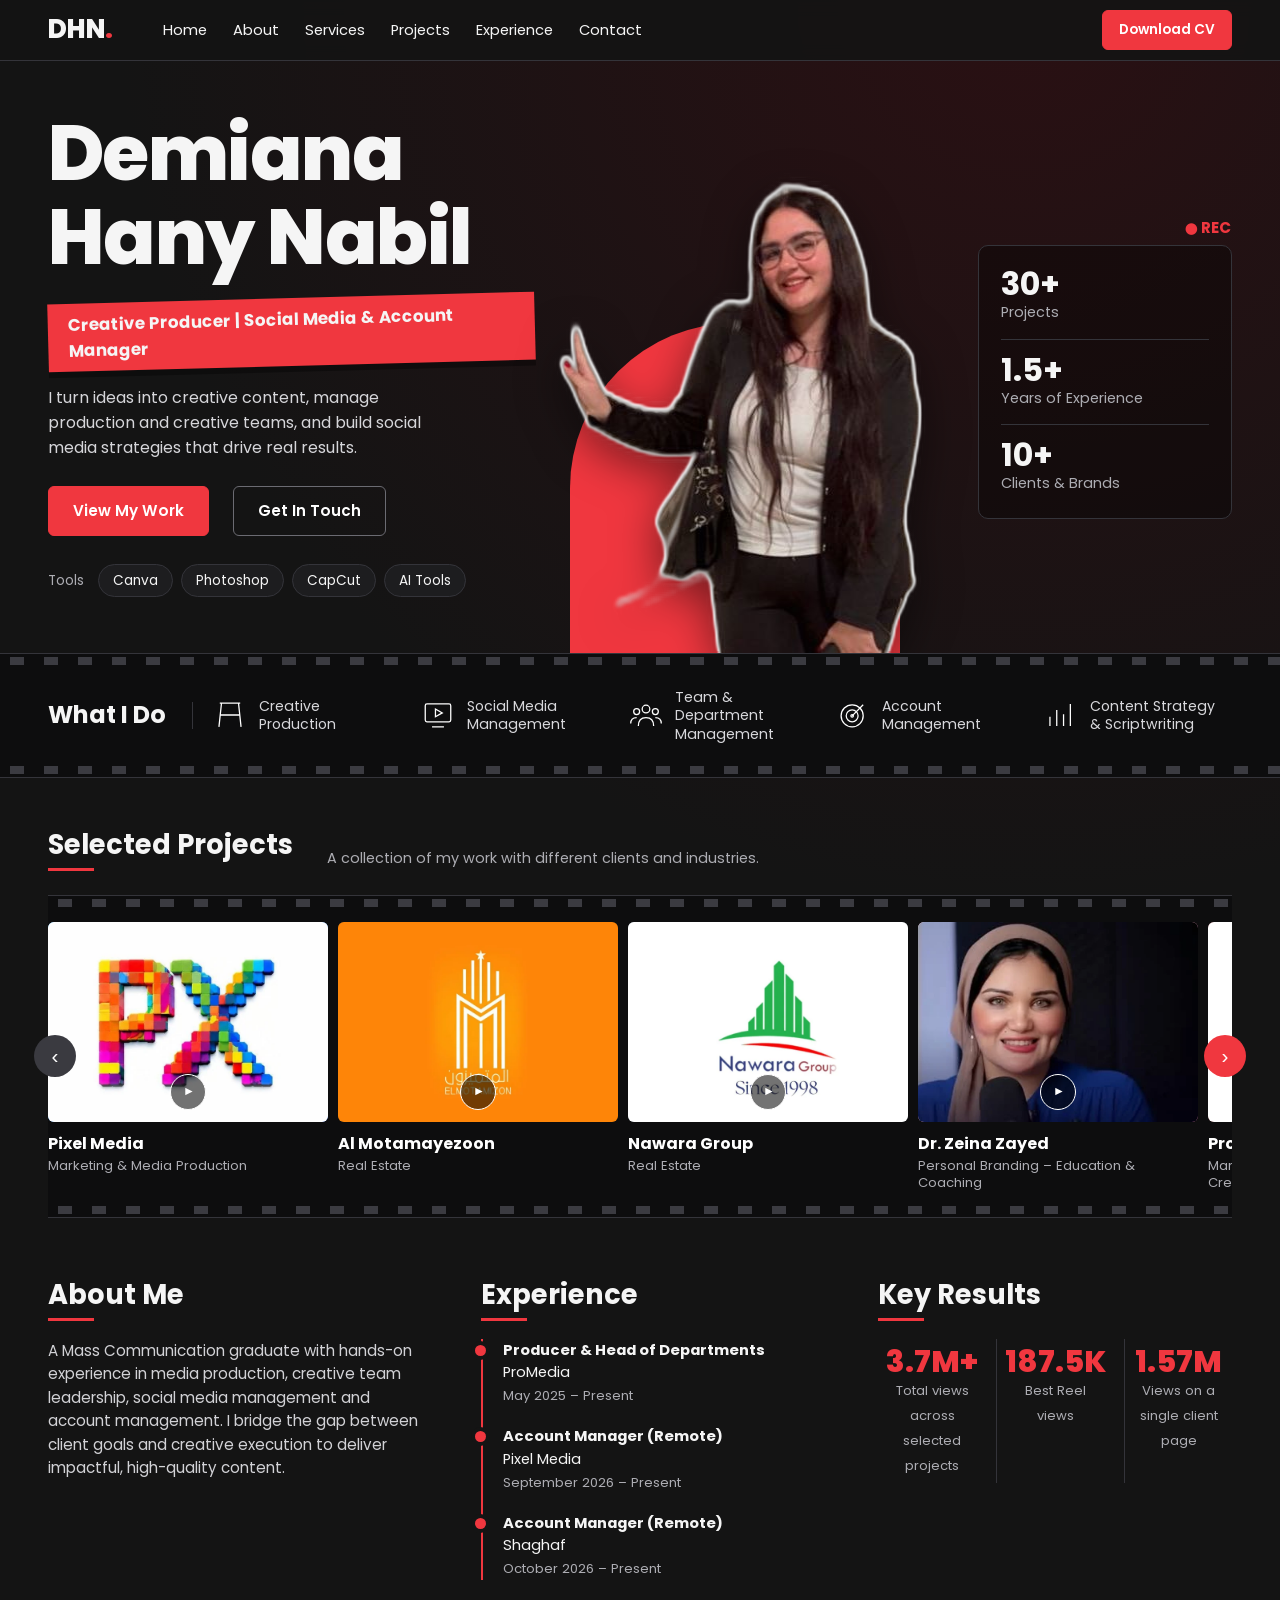
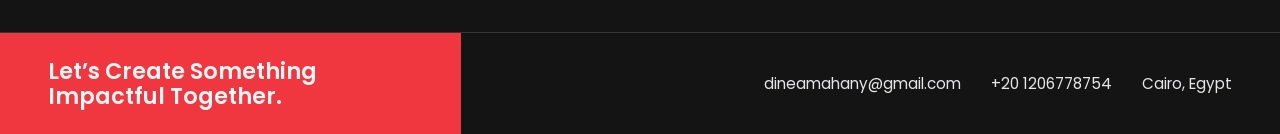
<file: index.html>
<!DOCTYPE html>
<html lang="en">
<head>
<meta charset="utf-8">
<meta name="viewport" content="width=device-width, initial-scale=1">
<title>Demiana Hany Nabil | Creative Producer, Social Media & Account Manager</title>
<meta name="description" content="Creative Producer, Social Media & Account Manager. Media production, creative team leadership and client account management.">
<link rel="preconnect" href="https://fonts.googleapis.com">
<link rel="preconnect" href="https://fonts.gstatic.com" crossorigin>
<link href="https://fonts.googleapis.com/css2?family=Poppins:wght@400;500;600;700;800&display=swap" rel="stylesheet">
<link rel="stylesheet" href="style.css">
</head>
<body>

<nav><div class="wrap">
 <a class="logo" href="#home" aria-label="Home">DHN<i>.</i></a>
 <ul><li><a href="#home">Home</a></li><li><a href="#about">About</a></li><li><a href="#services">Services</a></li><li><a href="#projects">Projects</a></li><li><a href="#experience">Experience</a></li><li><a href="#contact">Contact</a></li></ul>
 <a class="btn sm" href="Demiana_Hany_CV.pdf" download>Download CV</a>
</div></nav>

<header class="wrap hero" id="home">
 <div>
  <h1>Demiana<br>Hany Nabil</h1>
  <div class="role">Creative Producer | Social Media &amp; Account Manager</div>
  <p>I turn ideas into creative content, manage production and creative teams, and build social media strategies that drive real results.</p>
  <div class="cta"><a class="btn" href="#projects">View My Work</a><a class="btn ghost" href="#contact">Get In Touch</a></div>
  <div class="tools" aria-label="Tools I use"><span>Tools</span><i>Canva</i><i>Photoshop</i><i>CapCut</i><i>AI Tools</i></div>
 </div>
 <div class="portrait"><img src="assets/demiana.png" alt="Demiana Hany Nabil" width="386" height="478"></div>
 <aside class="stats" aria-label="Highlights">
  <span class="rec">&#9679; REC</span>
  <div><b>30+</b><span>Projects</span></div>
  <div><b>1.5+</b><span>Years of Experience</span></div>
  <div><b>10+</b><span>Clients &amp; Brands</span></div>
 </aside>
</header>

<div class="strip" id="services"><div class="wrap what">
 <h3>What I Do</h3>
 <ul style="display:contents">
  <li><svg viewBox="0 0 40 40"><path d="M8 6h24M10 6l-3 28M30 6l3 28M9 20h22"/></svg>Creative<br>Production</li>
  <li><svg viewBox="0 0 40 40"><rect x="5" y="7" width="30" height="21" rx="2"/><path d="M17 13l8 4.5-8 4.5zM13 34h14"/></svg>Social Media<br>Management</li>
  <li><svg viewBox="0 0 40 40"><circle cx="20" cy="13" r="4.5"/><circle cx="9" cy="16" r="3.5"/><circle cx="31" cy="16" r="3.5"/><path d="M11 33c0-7 4-10 9-10s9 3 9 10M2 30c0-5 3-7 7-7M38 30c0-5-3-7-7-7"/></svg>Team &amp; Department<br>Management</li>
  <li><svg viewBox="0 0 40 40"><circle cx="19" cy="21" r="13"/><circle cx="19" cy="21" r="7"/><circle cx="19" cy="21" r="1.5"/><path d="M19 21L32 8"/></svg>Account<br>Management</li>
  <li><svg viewBox="0 0 40 40"><path d="M7 33V22M15 33V14M23 33V19M31 33V7"/></svg>Content Strategy<br>&amp; Scriptwriting</li>
 </ul>
</div></div>

<section id="projects"><div class="wrap">
 <div class="head"><h2>Selected Projects</h2><p>A collection of my work with different clients and industries.</p></div>
 <div class="strip reel">
  <button class="arrow l" aria-label="Scroll left" data-dir="-1">&#8249;</button>
  <div class="track" id="track"></div>
  <button class="arrow r" aria-label="Scroll right" data-dir="1">&#8250;</button>
 </div>
</div></section>

<section id="about" style="padding-top:10px"><div class="wrap three">
 <div><h2>About Me</h2>
  <p>A Mass Communication graduate with hands-on experience in media production, creative team leadership, social media management and account management. I bridge the gap between client goals and creative execution to deliver impactful, high-quality content.</p></div>
 <div id="experience"><h2>Experience</h2>
  <ul class="tl">
   <li><b>Producer &amp; Head of Departments</b>ProMedia<br><span>May 2025 – Present</span></li>
   <li><b>Account Manager (Remote)</b>Pixel Media<br><span>September 2026 – Present</span></li>
   <li><b>Account Manager (Remote)</b>Shaghaf<br><span>October 2026 – Present</span></li>
  </ul></div>
 <div><h2>Key Results</h2>
  <div class="res">
   <div><b>3.7M+</b><span>Total views across selected projects</span></div>
   <div><b>187.5K</b><span>Best Reel views</span></div>
   <div><b>1.57M</b><span>Views on a single client page</span></div>
  </div></div>
</div></section>

<footer class="contact" id="contact"><div class="wrap">
 <h3>Let’s Create Something Impactful Together.</h3>
 <div class="info">
  <a href="mailto:dineamahany@gmail.com">dineamahany@gmail.com</a>
  <a href="tel:+201206778754">+20 1206778754</a>
  <span>Cairo, Egypt</span>
 </div>
</div></footer>

<script src="data.js"></script>
<script>
document.getElementById("track").innerHTML=PROJECTS.map(p=>`<a class="sr" href="project.html?id=${p.id}"><span class="tile ${p.cls}"${tst(p)}>${vis(p)}<span class="play">&#9654;</span></span><b>${p.name}</b><em>${p.cat}</em></a>`).join("");
document.querySelectorAll(".arrow").forEach(b=>b.onclick=()=>document.getElementById("track").scrollBy({left:b.dataset.dir*600,behavior:"smooth"}));
</script>
</body>
</html>
</file>
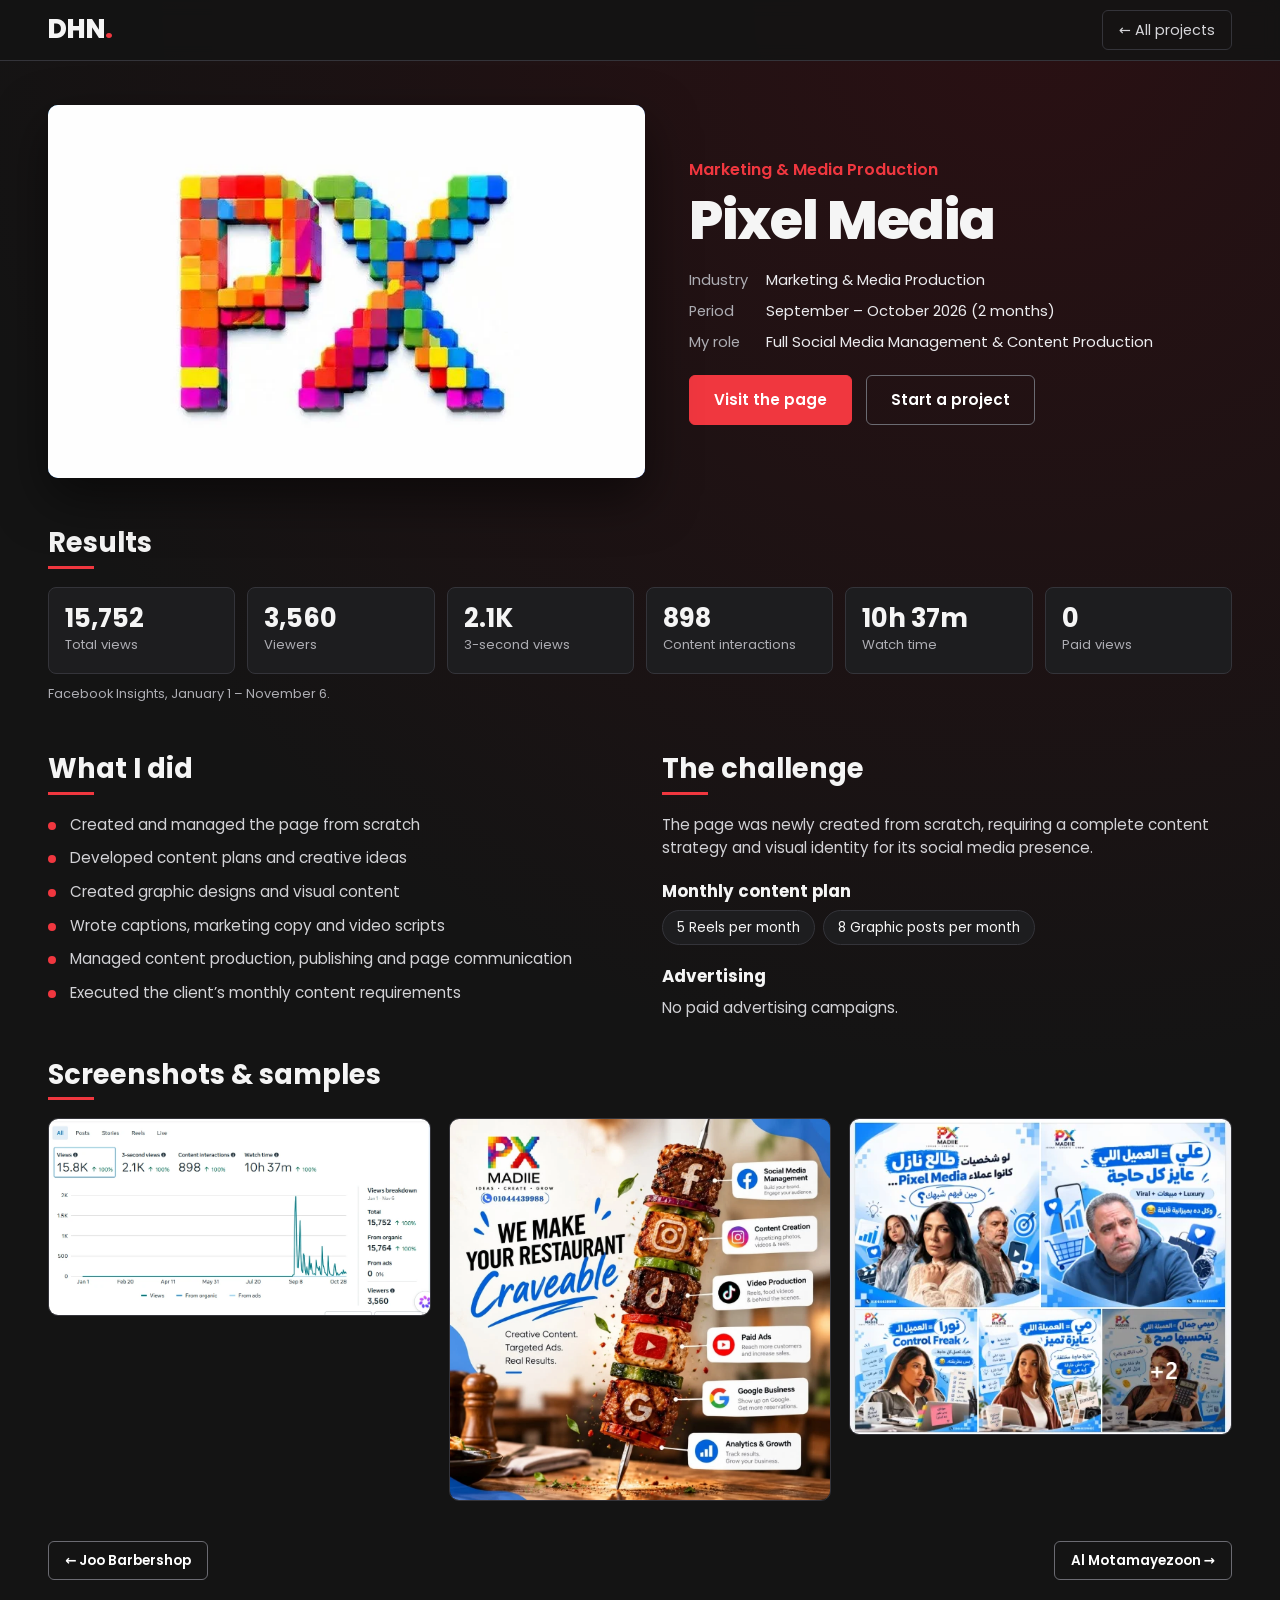
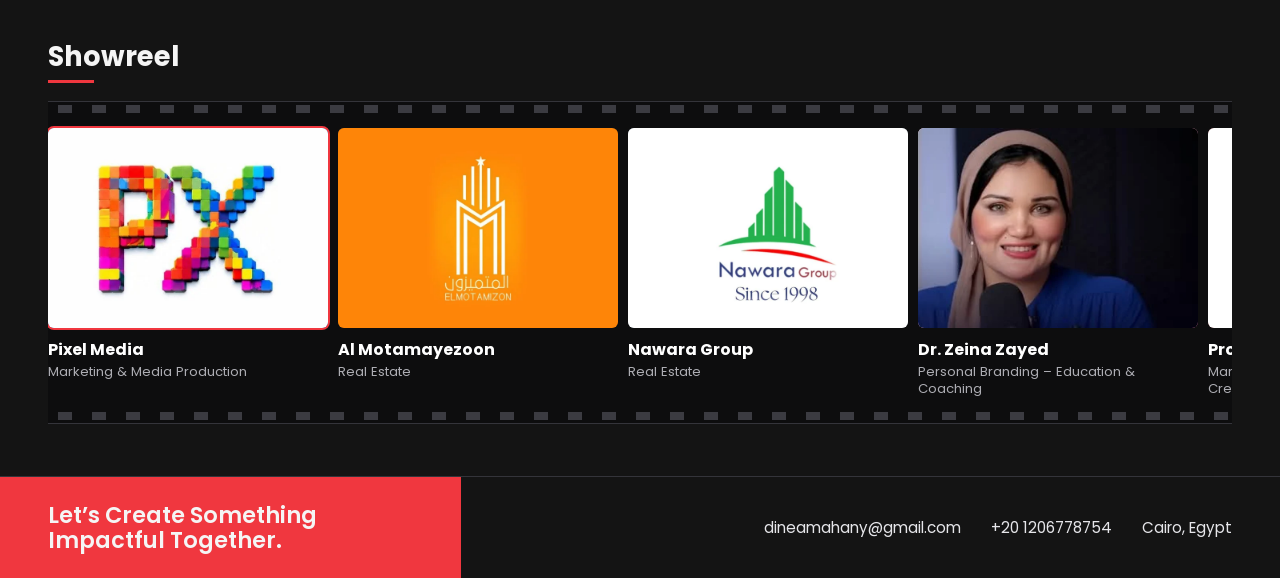
<file: project.html>
<!DOCTYPE html>
<html lang="en">
<head>
<meta charset="utf-8">
<meta name="viewport" content="width=device-width, initial-scale=1">
<title>Project | Demiana Hany Nabil</title>
<link rel="preconnect" href="https://fonts.googleapis.com">
<link rel="preconnect" href="https://fonts.gstatic.com" crossorigin>
<link href="https://fonts.googleapis.com/css2?family=Poppins:wght@400;500;600;700;800&display=swap" rel="stylesheet">
<link rel="stylesheet" href="style.css">
</head>
<body>
<nav><div class="wrap ptop">
 <a class="logo" href="index.html" aria-label="Home">DHN<i>.</i></a>
 <a class="back" href="index.html#projects">&#8592; All projects</a>
</div></nav>

<main class="wrap" id="page"></main>

<footer class="contact" id="contact"><div class="wrap">
 <h3>Let’s Create Something Impactful Together.</h3>
 <div class="info">
  <a href="mailto:dineamahany@gmail.com">dineamahany@gmail.com</a>
  <a href="tel:+201206778754">+20 1206778754</a>
  <span>Cairo, Egypt</span>
 </div>
</div></footer>

<div class="lb" id="lb" role="dialog" aria-label="Screenshot"><img alt=""></div>

<script src="data.js"></script>
<script>
const id=new URLSearchParams(location.search).get("id");
let i=PROJECTS.findIndex(p=>p.id===id);if(i<0)i=0;
const p=PROJECTS[i],prev=PROJECTS[(i+PROJECTS.length-1)%PROJECTS.length],next=PROJECTS[(i+1)%PROJECTS.length];
document.title=p.name+" | Demiana Hany Nabil";

const meta=[["Industry",p.cat],["Period",p.period],["My role",p.role]].filter(r=>r[1]).map(r=>`<dt>${r[0]}</dt><dd>${r[1]}</dd>`).join("");
const list=a=>`<ul>${a.map(x=>`<li>${x}</li>`).join("")}</ul>`;
const chips=(a,t)=>a.length?`<h3 class="sub">${t}</h3><div class="chips">${a.map(x=>`<span>${x}</span>`).join("")}</div>`:"";

document.getElementById("page").innerHTML=`
<section class="phero">
 <div class="cover ${p.cls}"${tst(p)}>${vis(p)}</div>
 <div>
  <div class="cat">${p.cat}</div>
  <h1>${p.name}</h1>
  <dl class="meta">${meta}</dl>
  ${p.url?`<a class="btn" href="${p.url}" target="_blank" rel="noopener">Visit the page</a>`:""}
  <a class="btn ghost" href="#contact">Start a project</a>
 </div>
</section>

<section style="padding:20px 0 10px">
 <h2>Results</h2>
 <div class="kv">${p.stats.map(s=>`<div><b>${s[0]}</b><span>${s[1]}</span></div>`).join("")}</div>
 ${p.note?`<p class="note">${p.note}</p>`:""}
</section>

<section style="padding:30px 0 10px">
 <div class="two">
  <div><h2>What I did</h2>${list(p.did)}</div>
  <div>
   ${p.challenge?`<h2>The challenge</h2><p>${p.challenge}</p>`:""}
   ${chips(p.plan,"Monthly content plan")}
   ${chips(p.reels.map(r=>`<b>${r}</b> views`),"Selected Reels performance")}
   ${p.ads?`<h3 class="sub">Advertising</h3><p>${p.ads}</p>`:""}
  </div>
 </div>
</section>

<section style="padding:30px 0 10px">
 <h2>Screenshots &amp; samples</h2>
 <div class="gal">${p.imgs.map((s,n)=>`<button data-src="${s}" aria-label="Enlarge screenshot ${n+1}"><img src="${s}" alt="${p.name} screenshot ${n+1}" loading="lazy"></button>`).join("")}</div>
 <div class="pn">
  <a class="btn ghost sm" href="project.html?id=${prev.id}">&#8592; ${prev.name}</a>
  <a class="btn ghost sm" href="project.html?id=${next.id}">${next.name} &#8594;</a>
 </div>
</section>

<section>
 <h2>Showreel</h2>
 <div class="strip"><div class="track">${PROJECTS.map(q=>`<a class="sr" href="project.html?id=${q.id}" aria-current="${q.id===p.id}"><span class="tile ${q.cls}"${tst(q)}>${vis(q)}</span><b>${q.name}</b><em>${q.cat}</em></a>`).join("")}</div></div>
</section>`;

const lb=document.getElementById("lb"),lbi=lb.querySelector("img");
document.querySelectorAll(".gal button").forEach(b=>b.onclick=()=>{lbi.src=b.dataset.src;lb.classList.add("open")});
lb.onclick=()=>lb.classList.remove("open");
document.addEventListener("keydown",e=>{if(e.key==="Escape")lb.classList.remove("open")});
</script>
</body>
</html>
</file>
<file: style.css>
:root{--bg:#141414;--panel:#1d1d1f;--line:#34343a;--red:#f0373f;--text:#f5f5f5;--mute:#adadb3}
*{box-sizing:border-box;margin:0;padding:0}
html{scroll-behavior:smooth;scroll-padding-top:70px}
body{background:radial-gradient(circle at 80% 0,#2a1013 0,transparent 45%),var(--bg);color:var(--text);font-family:Poppins,system-ui,sans-serif;line-height:1.55}
a{color:inherit;text-decoration:none}
:focus-visible{outline:2px solid var(--red);outline-offset:3px}
.wrap{max-width:1240px;margin:auto;padding:0 28px}
h1,h2,h3{line-height:1.1}
h2{font-size:1.7rem;font-weight:700;margin-bottom:18px}
h2::after{content:"";display:block;width:46px;height:3px;background:var(--red);margin-top:8px}

/* nav */
nav{position:sticky;top:0;z-index:20;background:rgba(20,20,20,.92);backdrop-filter:blur(8px);border-bottom:1px solid var(--line)}
nav .wrap{display:flex;align-items:center;gap:30px;height:60px}
.logo{font-weight:800;font-size:1.6rem}.logo i{color:var(--red);font-style:normal}
nav ul{display:flex;gap:26px;list-style:none;margin-left:20px;flex:1}
nav ul a{font-size:.92rem;padding:6px 0;border-bottom:2px solid transparent}
nav ul a:hover{border-color:var(--red)}
.btn{display:inline-flex;align-items:center;gap:8px;padding:12px 24px;border-radius:6px;font-weight:600;font-size:.95rem;border:1.5px solid var(--red);background:var(--red);color:#fff;cursor:pointer;font-family:inherit}
.btn.ghost{background:transparent;border-color:#6b6b72}
.btn.sm{padding:8px 16px;font-size:.85rem}
.btn:hover{filter:brightness(1.12)}

/* hero */
.hero{display:grid;grid-template-columns:1.15fr 1fr .6fr;align-items:end;gap:10px;padding-top:50px;min-height:560px}
.hero h1{font-size:clamp(2.8rem,6vw,5rem);font-weight:800;letter-spacing:-.02em}
.role{display:inline-block;background:var(--red);transform:rotate(-1.5deg);padding:8px 20px;margin:18px 0 20px;font-weight:700;font-size:1.05rem;box-shadow:0 6px 0 rgba(0,0,0,.35)}
.hero p{color:#d6d6da;max-width:420px;margin-bottom:26px}
.hero .cta{display:flex;gap:14px;flex-wrap:wrap;margin-bottom:28px}
.tools{display:flex;flex-wrap:wrap;align-items:center;gap:8px;margin-bottom:56px}.tools span{color:var(--mute);font-size:.85rem;margin-right:6px}.tools i{font-style:normal;border:1px solid var(--line);border-radius:999px;padding:5px 14px;font-size:.85rem;background:var(--panel)}
.portrait{position:relative;align-self:end;display:flex;justify-content:center}
.portrait::before{content:"";position:absolute;width:78%;aspect-ratio:1;border-radius:50% 50% 0 0;background:var(--red);bottom:0;left:6%}
.portrait img{position:relative;width:100%;max-width:400px;filter:drop-shadow(2px 0 0 #fff) drop-shadow(-2px 0 0 #fff) drop-shadow(0 -2px 0 #fff) drop-shadow(0 14px 22px rgba(0,0,0,.5))}
.stats{align-self:center;border:1px solid var(--line);border-radius:10px;padding:8px 22px;background:rgba(0,0,0,.35);position:relative}
.stats .rec{position:absolute;top:-30px;right:0;font-weight:700;color:var(--red);font-size:.95rem}
.stats div{padding:14px 0;border-bottom:1px solid var(--line)}.stats div:last-child{border:0}
.stats b{display:block;font-size:2rem;font-weight:700;line-height:1}
.stats span{color:var(--mute);font-size:.9rem}

/* strips */
.strip{background:#0d0d0e;border-block:1px solid var(--line);position:relative}
.strip::before,.strip::after{content:"";display:block;height:14px;background:repeating-linear-gradient(90deg,transparent 0 10px,#3b3b41 10px 24px,transparent 24px 34px) 0 50%/100% 8px no-repeat}
.what{display:flex;align-items:center;gap:20px;flex-wrap:wrap;padding:20px 28px}
.what h3{font-size:1.5rem;padding-right:26px;border-right:1px solid var(--line)}
.what li{list-style:none;flex:1;min-width:150px;display:flex;align-items:center;gap:12px;font-size:.88rem;color:#d8d8dc;line-height:1.3}
.what svg{width:34px;height:34px;flex:none;stroke:#fff;fill:none;stroke-width:1.5}

section{padding:52px 0}
.head{display:flex;align-items:end;justify-content:space-between;gap:16px;margin-bottom:6px}
.head p{color:var(--mute);font-size:.9rem;flex:1;margin-left:18px;padding-bottom:20px}
.reel{position:relative;margin-top:6px}
.track{display:flex;gap:10px;overflow-x:auto;scroll-snap-type:x mandatory;padding:12px 8px;scrollbar-width:none}
.track::-webkit-scrollbar{display:none}
.arrow{position:absolute;top:50%;transform:translateY(-50%);z-index:3;width:42px;height:42px;border-radius:50%;border:0;background:#3a3a40;color:#fff;font-size:1.3rem;cursor:pointer}
.arrow.r{right:-14px;background:var(--red)}.arrow.l{left:-14px}
.tile{text-decoration:none;flex:0 0 170px;height:140px;scroll-snap-align:start;border-radius:6px;border:0;position:relative;display:grid;place-items:center;text-align:center;padding:10px;cursor:pointer;color:#fff;font-family:inherit;overflow:hidden;transition:transform .2s}
.tile:hover{transform:translateY(-4px)}
.tile .mark{font-weight:800;font-size:1.9rem;line-height:1.1;overflow-wrap:anywhere}
.tile .logo-img{max-width:72%;max-height:62%;object-fit:contain}
.tile .thumb,.cover .thumb{position:absolute;inset:0;width:100%;height:100%;object-fit:cover}
.cover .logo-img{max-width:56%;max-height:56%;object-fit:contain}
.tile small{display:block;font-weight:500;font-size:.72rem;opacity:.9;margin-top:4px}
.tile .play{color:#fff;position:absolute;bottom:12px;left:50%;transform:translateX(-50%);width:36px;height:36px;border-radius:50%;background:rgba(0,0,0,.55);border:1.5px solid #fff;display:grid;place-items:center;font-size:.6rem;padding-left:2px}
.t-px{background:linear-gradient(135deg,#46b4ff,#2a63e0)}
.t-mm{background:linear-gradient(135deg,#3a3326,#14110c);color:#e0b45a}
.t-nw{background:linear-gradient(135deg,#6a7a88,#222b33)}
.t-zz{background:linear-gradient(135deg,#ffd7ea,#f08cb8);color:#9c2a63}
.t-pm{background:linear-gradient(135deg,#2a0b0e,#0c0c0c);box-shadow:inset 0 0 40px rgba(240,55,63,.45)}
.t-to{background:linear-gradient(135deg,#3b6f94,#1b2f44)}
.t-al{background:linear-gradient(135deg,#e6f1ff,#a8c8ee);color:#1f5da8}
.t-jo{background:linear-gradient(135deg,#46301c,#1a1108);color:#e5b36a}

/* about row */
.three{display:grid;grid-template-columns:1.1fr 1fr 1fr;gap:44px}
.three p{color:#d2d2d6;font-size:.95rem}
.tl{list-style:none;border-left:2px solid var(--red);padding-left:20px;display:grid;gap:18px}
.tl li{position:relative;font-size:.92rem}
.tl li::before{content:"";position:absolute;left:-28px;top:6px;width:11px;height:11px;border-radius:50%;background:var(--red);box-shadow:0 0 0 4px #141414}
.tl b{display:block}.tl span{color:var(--mute);font-size:.82rem}
.res{display:grid;grid-template-columns:repeat(3,1fr);gap:10px;text-align:center}
.res div{border-left:1px solid var(--line);padding:6px 8px}.res div:first-child{border:0}
.res b{display:block;color:var(--red);font-size:1.9rem;font-weight:800;line-height:1.1}
.res span{color:var(--mute);font-size:.82rem}

/* contact */
.contact{background:linear-gradient(90deg,var(--red) 0 36%,transparent 36%);border-top:1px solid var(--line);padding:26px 0}
.contact .wrap{display:flex;align-items:center;gap:34px;flex-wrap:wrap}
.contact h3{font-size:1.4rem;font-weight:600;max-width:340px}
.contact a,.contact span{color:#e6e6ea;font-size:.95rem}
.contact .info{display:flex;gap:30px;flex-wrap:wrap;margin-left:auto}

/* project page */
.ptop{display:flex;align-items:center;justify-content:space-between;gap:16px;height:60px}
.back{font-size:.9rem;color:#d6d6da;border:1px solid var(--line);padding:8px 16px;border-radius:6px}.back:hover{border-color:var(--red)}
.phero{display:grid;grid-template-columns:1.1fr 1fr;gap:44px;padding:44px 0 30px;align-items:center}
.cover{position:relative;overflow:hidden;aspect-ratio:16/10;border-radius:10px;display:grid;place-items:center;text-align:center;font-size:clamp(2rem,5vw,3.6rem);font-weight:800;box-shadow:0 20px 50px rgba(0,0,0,.5)}
.cat{color:var(--red);font-weight:600;margin-bottom:8px}
.phero h1{font-size:clamp(2.2rem,4.5vw,3.4rem);font-weight:800;letter-spacing:-.02em;margin-bottom:18px}
.meta{display:grid;grid-template-columns:auto 1fr;gap:8px 18px;font-size:.92rem;margin-bottom:22px}
.meta dt{color:var(--mute)}.meta dd{color:#ececef}
.btn+.btn{margin-left:10px}
.kv{display:grid;grid-template-columns:repeat(auto-fit,minmax(150px,1fr));gap:12px;margin:8px 0 6px}
.kv div{border:1px solid var(--line);border-radius:8px;padding:16px;background:var(--panel)}
.kv b{display:block;font-size:1.6rem;font-weight:700;line-height:1.1}.kv span{color:var(--mute);font-size:.82rem}
.note{color:var(--mute);font-size:.8rem;margin:10px 0 0}
.two{display:grid;grid-template-columns:1fr 1fr;gap:44px;margin-top:10px}
.two p,.two li{color:#d2d2d6;font-size:.95rem}
.two ul{list-style:none;display:grid;gap:10px}
.two li{padding-left:22px;position:relative}.two li::before{content:"";position:absolute;left:0;top:.6em;width:8px;height:8px;border-radius:50%;background:var(--red)}
.chips{display:flex;flex-wrap:wrap;gap:8px}
.chips span{border:1px solid var(--line);border-radius:999px;padding:6px 14px;font-size:.85rem;background:var(--panel)}
.chips span b{color:var(--red)}
h3.sub{font-size:1.05rem;margin:22px 0 10px}
.gal{display:grid;grid-template-columns:repeat(auto-fit,minmax(360px,1fr));gap:18px;margin-top:6px;align-items:start}
.gal button{border:1px solid var(--line);border-radius:10px;overflow:hidden;background:var(--panel);padding:0;cursor:zoom-in;display:block}
.gal img{width:100%;display:block}
.lb{position:fixed;inset:0;z-index:60;background:rgba(8,8,9,.96);display:none;place-items:center;padding:24px;cursor:zoom-out}
.lb.open{display:grid}.lb img{max-width:100%;max-height:100%;border-radius:6px}
.pn{display:flex;justify-content:space-between;gap:16px;margin-top:40px}
.sr{flex:0 0 280px;scroll-snap-align:start;background:none;border:0;color:#fff;font-family:inherit;text-align:left;display:block}
.sr .tile{width:100%;height:200px;display:grid;margin:0}
.sr b{display:block;font-size:1rem;margin-top:10px}.sr em{font-style:normal;color:var(--mute);font-size:.82rem;line-height:1.3;display:block}
.sr[aria-current=true] .tile{outline:2px solid var(--red)}
@media(max-width:980px){
 .hero{grid-template-columns:1fr;padding-top:34px}.hero .cta{margin-bottom:18px}.tools{margin-bottom:24px}.portrait{order:-1;margin:0 auto}.portrait img{max-width:300px}
 .stats{display:grid;grid-template-columns:repeat(3,1fr);margin-bottom:30px;padding:8px 14px}.stats div{border:0;border-right:1px solid var(--line);padding:10px}.stats div:last-child{border:0}.stats .rec{display:none}.stats b{font-size:1.5rem}
 .three,.phero,.two{grid-template-columns:1fr;gap:30px}.gal{grid-template-columns:1fr}
 nav ul{display:none}nav .wrap{justify-content:space-between}
 .contact{background:linear-gradient(180deg,var(--red) 0 120px,transparent 120px)}.contact .info{margin-left:0}
 .sr{flex-basis:230px}.sr .tile{height:170px}.arrow{display:none}.what h3{border:0}
 .head{flex-direction:column;align-items:flex-start;gap:0}.head p{margin:0 0 14px;padding:0}
}
@media(prefers-reduced-motion:reduce){*{animation:none!important;scroll-behavior:auto!important;transition:none!important}}
</file>
